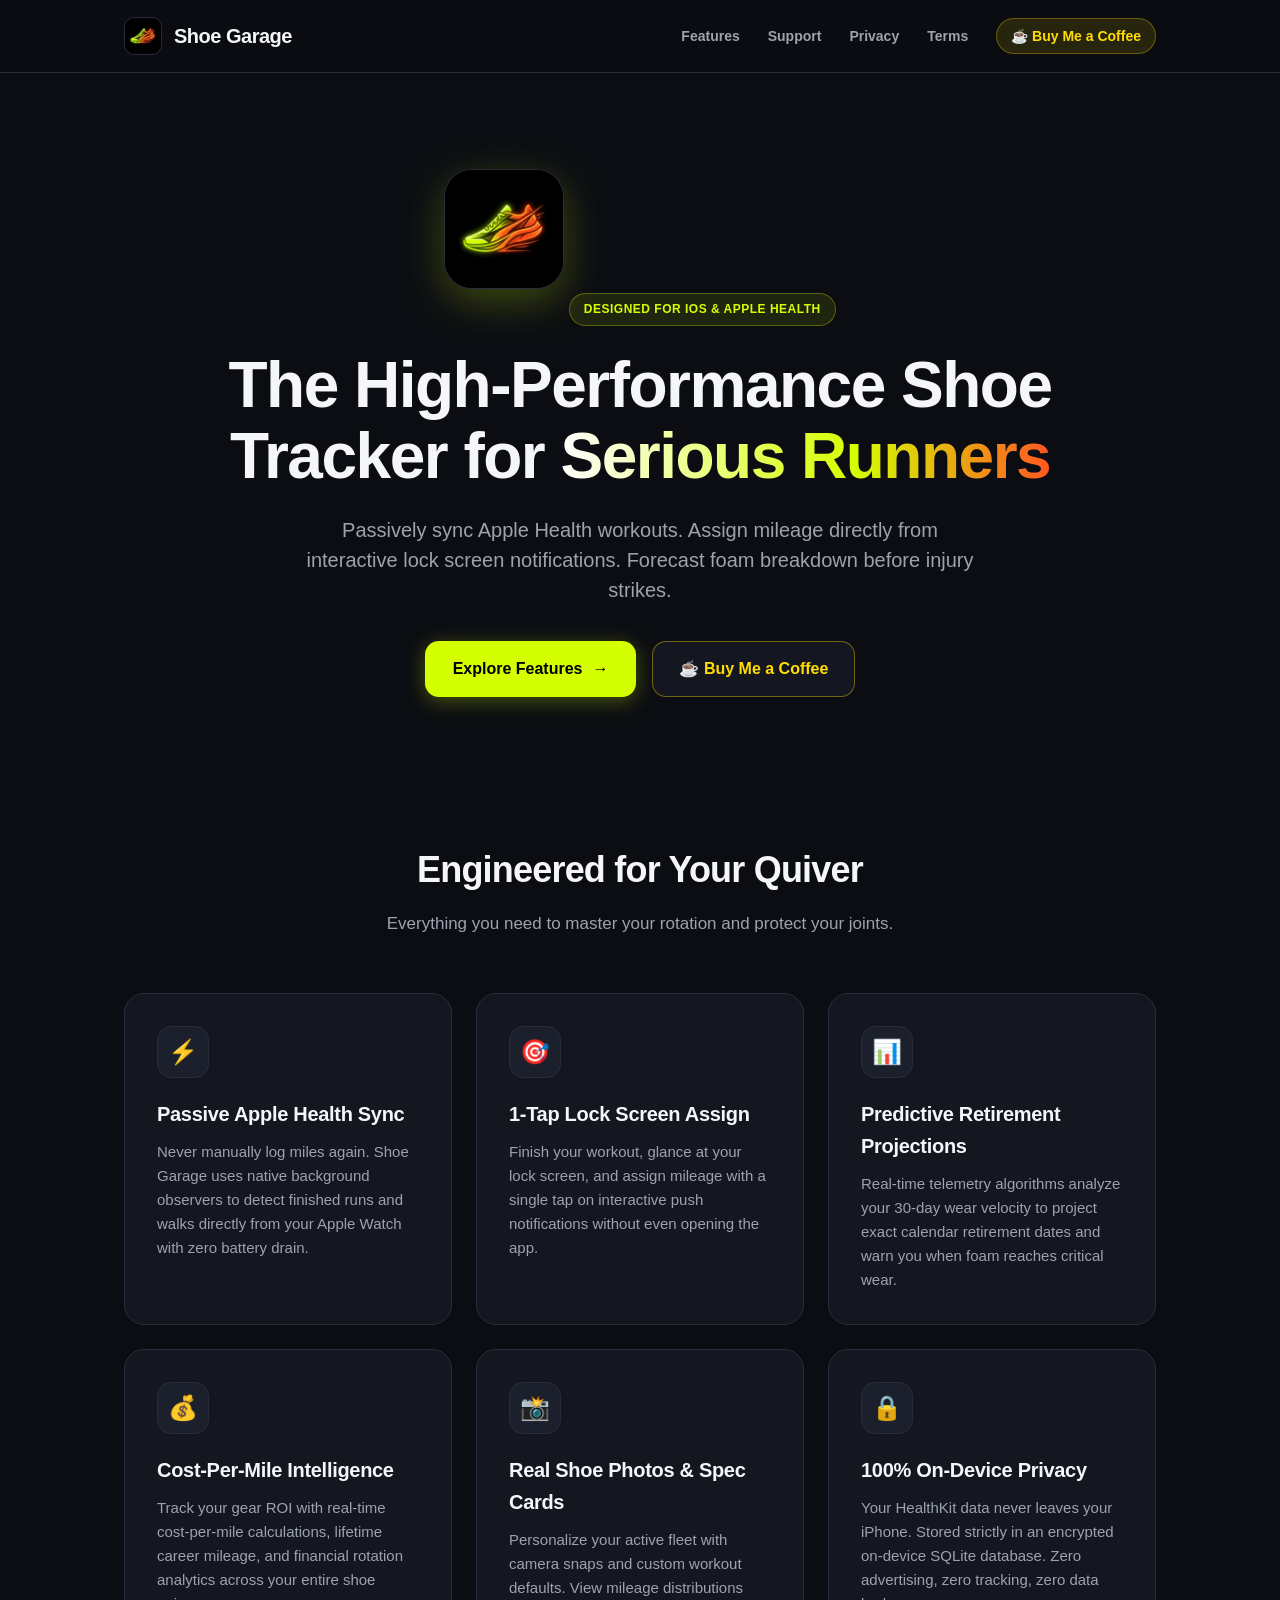
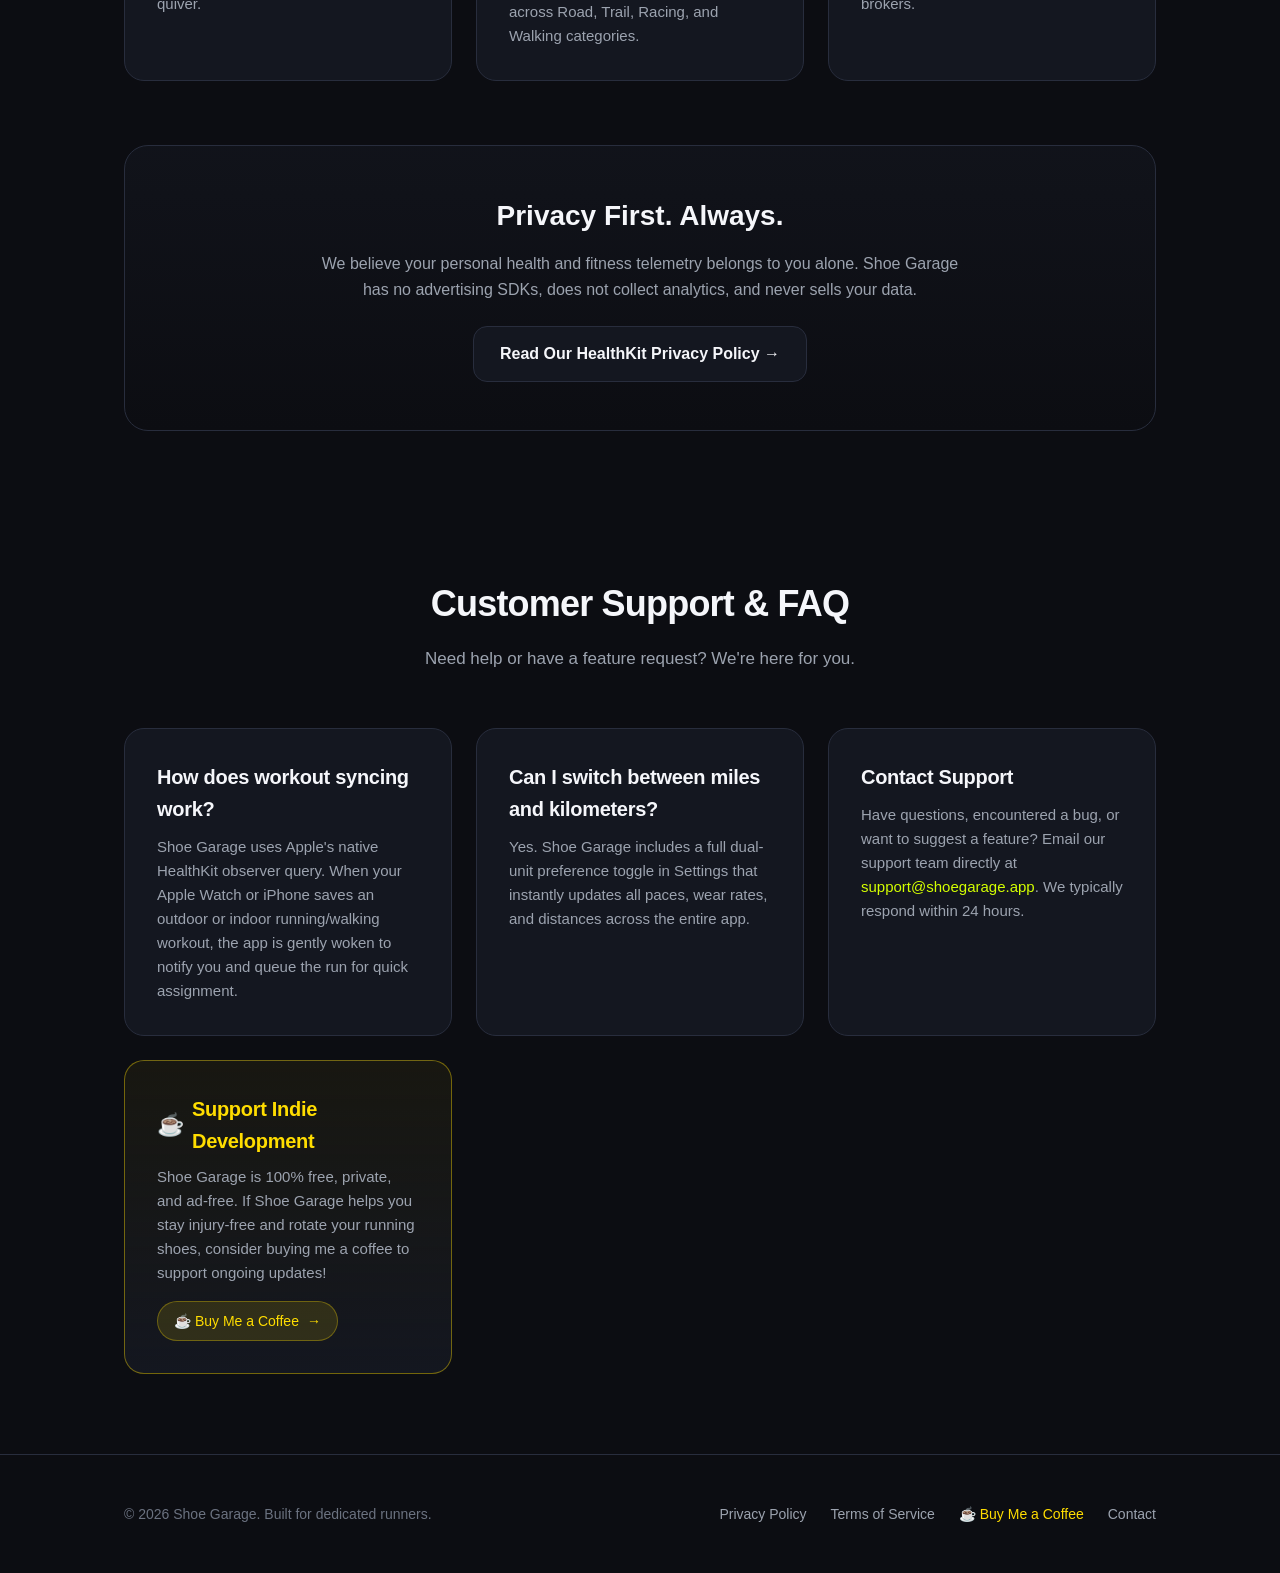
<file: docs/index.html>
<!DOCTYPE html>
<html lang="en">
<head>
  <meta charset="UTF-8">
  <meta name="viewport" content="width=device-width, initial-scale=1.0">
  <title>Shoe Garage — Shoe Mileage Tracker for Serious Runners</title>
  <meta name="description" content="Automatic Apple Health mileage tracking, lock screen workout assignment, and predictive retirement analytics for your running shoe rotation.">
  <link rel="stylesheet" href="style.css">
  <link rel="icon" href="data:image/svg+xml,<svg xmlns='http://www.w3.org/2000/svg' viewBox='0 0 100 100'><text y='.9em' font-size='90'>👟</text></svg>">
</head>
<body>

  <!-- Navigation -->
  <header>
    <div class="container nav">
      <a href="index.html" class="logo">
        <img src="app_icon.png" alt="Shoe Garage App Icon" style="width: 38px; height: 38px; border-radius: 10px; border: 1px solid var(--border);">
        <span>Shoe Garage</span>
      </a>
      <nav class="nav-links">
        <a href="#features">Features</a>
        <a href="#support">Support</a>
        <a href="privacy.html">Privacy</a>
        <a href="terms.html">Terms</a>
        <a href="https://buymeacoffee.com/milesbaack" target="_blank" rel="noopener" class="bmc-header-link">☕ Buy Me a Coffee</a>
      </nav>
    </div>
  </header>

  <!-- Hero Section -->
  <section class="hero">
    <div class="container">
      <img src="app_icon.png" alt="Shoe Garage App Icon" style="width: 120px; height: 120px; border-radius: 28px; box-shadow: 0 12px 40px rgba(212, 255, 0, 0.25); border: 1px solid var(--border); margin-bottom: 24px;">
      <div class="badge">Designed for iOS & Apple Health</div>
      <h1>The High-Performance Shoe Tracker for <span class="gradient">Serious Runners</span></h1>
      <p>Passively sync Apple Health workouts. Assign mileage directly from interactive lock screen notifications. Forecast foam breakdown before injury strikes.</p>
      
      <div class="cta-group">
        <a href="#features" class="btn-primary">
          <span>Explore Features</span>
          <span>→</span>
        </a>
        <a href="https://buymeacoffee.com/milesbaack" target="_blank" rel="noopener" class="btn-secondary" style="border-color: rgba(255, 221, 0, 0.4); color: #FFDD00;">
          <span>☕ Buy Me a Coffee</span>
        </a>
      </div>
    </div>
  </section>

  <!-- Features Grid -->
  <section id="features" class="features">
    <div class="container">
      <div class="section-header">
        <h2>Engineered for Your Quiver</h2>
        <p>Everything you need to master your rotation and protect your joints.</p>
      </div>

      <div class="grid">
        <div class="card">
          <div class="card-icon">⚡</div>
          <h3>Passive Apple Health Sync</h3>
          <p>Never manually log miles again. Shoe Garage uses native background observers to detect finished runs and walks directly from your Apple Watch with zero battery drain.</p>
        </div>

        <div class="card">
          <div class="card-icon">🎯</div>
          <h3>1-Tap Lock Screen Assign</h3>
          <p>Finish your workout, glance at your lock screen, and assign mileage with a single tap on interactive push notifications without even opening the app.</p>
        </div>

        <div class="card">
          <div class="card-icon">📊</div>
          <h3>Predictive Retirement Projections</h3>
          <p>Real-time telemetry algorithms analyze your 30-day wear velocity to project exact calendar retirement dates and warn you when foam reaches critical wear.</p>
        </div>

        <div class="card">
          <div class="card-icon">💰</div>
          <h3>Cost-Per-Mile Intelligence</h3>
          <p>Track your gear ROI with real-time cost-per-mile calculations, lifetime career mileage, and financial rotation analytics across your entire shoe quiver.</p>
        </div>

        <div class="card">
          <div class="card-icon">📸</div>
          <h3>Real Shoe Photos & Spec Cards</h3>
          <p>Personalize your active fleet with camera snaps and custom workout defaults. View mileage distributions across Road, Trail, Racing, and Walking categories.</p>
        </div>

        <div class="card">
          <div class="card-icon">🔒</div>
          <h3>100% On-Device Privacy</h3>
          <p>Your HealthKit data never leaves your iPhone. Stored strictly in an encrypted on-device SQLite database. Zero advertising, zero tracking, zero data brokers.</p>
        </div>
      </div>

      <!-- Privacy Banner -->
      <div class="privacy-banner">
        <h2>Privacy First. Always.</h2>
        <p>We believe your personal health and fitness telemetry belongs to you alone. Shoe Garage has no advertising SDKs, does not collect analytics, and never sells your data.</p>
        <a href="privacy.html" class="btn-secondary">Read Our HealthKit Privacy Policy →</a>
      </div>

    </div>
  </section>

  <!-- Support Section -->
  <section id="support" class="features" style="padding-top: 0;">
    <div class="container">
      <div class="section-header">
        <h2>Customer Support & FAQ</h2>
        <p>Need help or have a feature request? We're here for you.</p>
      </div>

      <div class="grid">
        <div class="card">
          <h3>How does workout syncing work?</h3>
          <p>Shoe Garage uses Apple's native HealthKit observer query. When your Apple Watch or iPhone saves an outdoor or indoor running/walking workout, the app is gently woken to notify you and queue the run for quick assignment.</p>
        </div>

        <div class="card">
          <h3>Can I switch between miles and kilometers?</h3>
          <p>Yes. Shoe Garage includes a full dual-unit preference toggle in Settings that instantly updates all paces, wear rates, and distances across the entire app.</p>
        </div>

        <div class="card">
          <h3>Contact Support</h3>
          <p>Have questions, encountered a bug, or want to suggest a feature? Email our support team directly at <a href="mailto:support@shoegarage.app">support@shoegarage.app</a>. We typically respond within 24 hours.</p>
        </div>

        <div class="card" style="border: 1px solid rgba(255, 221, 0, 0.4); background: linear-gradient(180deg, rgba(255, 221, 0, 0.05) 0%, var(--card-bg) 100%);">
          <div style="display: flex; align-items: center; gap: 8px; margin-bottom: 8px;">
            <span style="font-size: 22px;">☕</span>
            <h3 style="margin-bottom: 0; color: #FFDD00;">Support Indie Development</h3>
          </div>
          <p>Shoe Garage is 100% free, private, and ad-free. If Shoe Garage helps you stay injury-free and rotate your running shoes, consider buying me a coffee to support ongoing updates!</p>
          <div style="margin-top: 16px;">
            <a href="https://buymeacoffee.com/milesbaack" target="_blank" rel="noopener" class="bmc-header-link" style="display: inline-flex; align-items: center; gap: 8px; font-size: 14px; padding: 8px 16px;">
              <span>☕ Buy Me a Coffee</span>
              <span>→</span>
            </a>
          </div>
        </div>
      </div>
    </div>
  </section>

  <!-- Footer -->
  <footer>
    <div class="container footer-inner">
      <div>© 2026 Shoe Garage. Built for dedicated runners.</div>
      <div class="footer-links">
        <a href="privacy.html">Privacy Policy</a>
        <a href="terms.html">Terms of Service</a>
        <a href="https://buymeacoffee.com/milesbaack" target="_blank" rel="noopener" style="color: #FFDD00;">☕ Buy Me a Coffee</a>
        <a href="mailto:support@shoegarage.app">Contact</a>
      </div>
    </div>
  </footer>

</body>
</html>
</file>
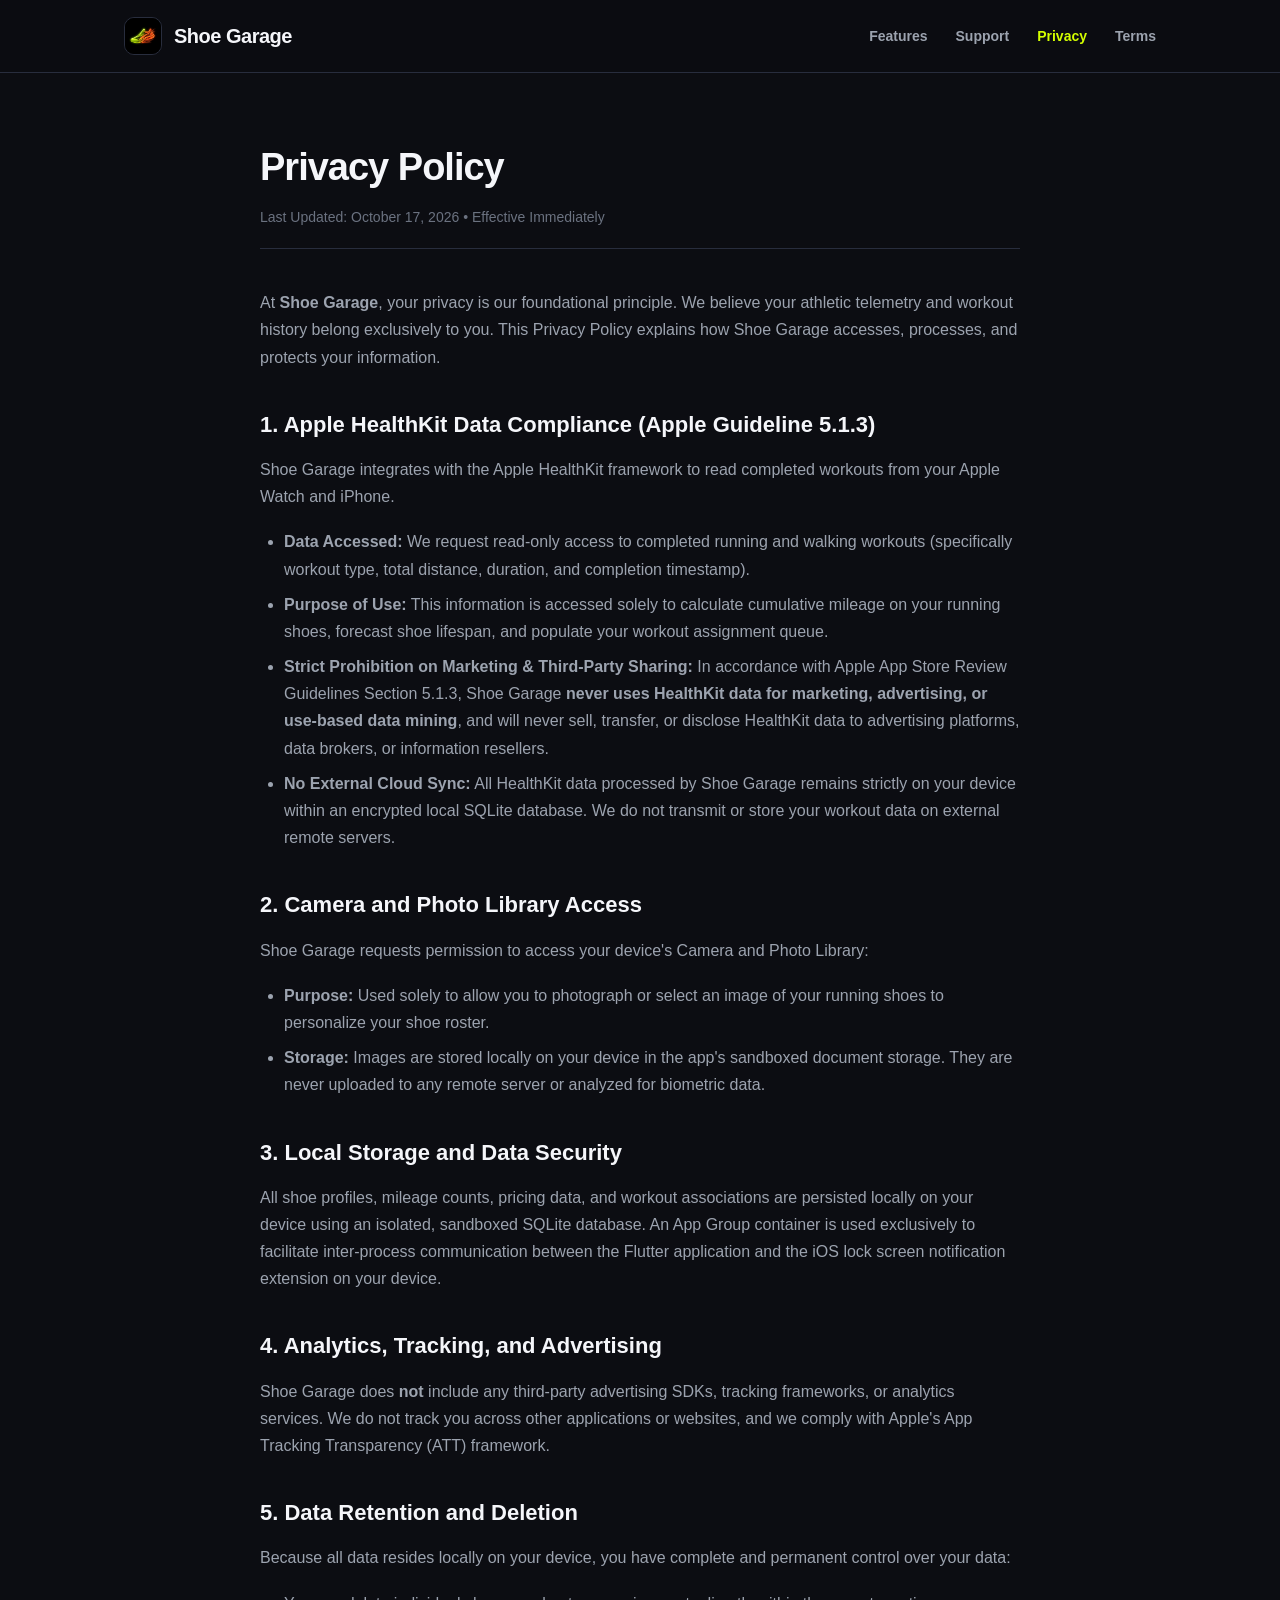
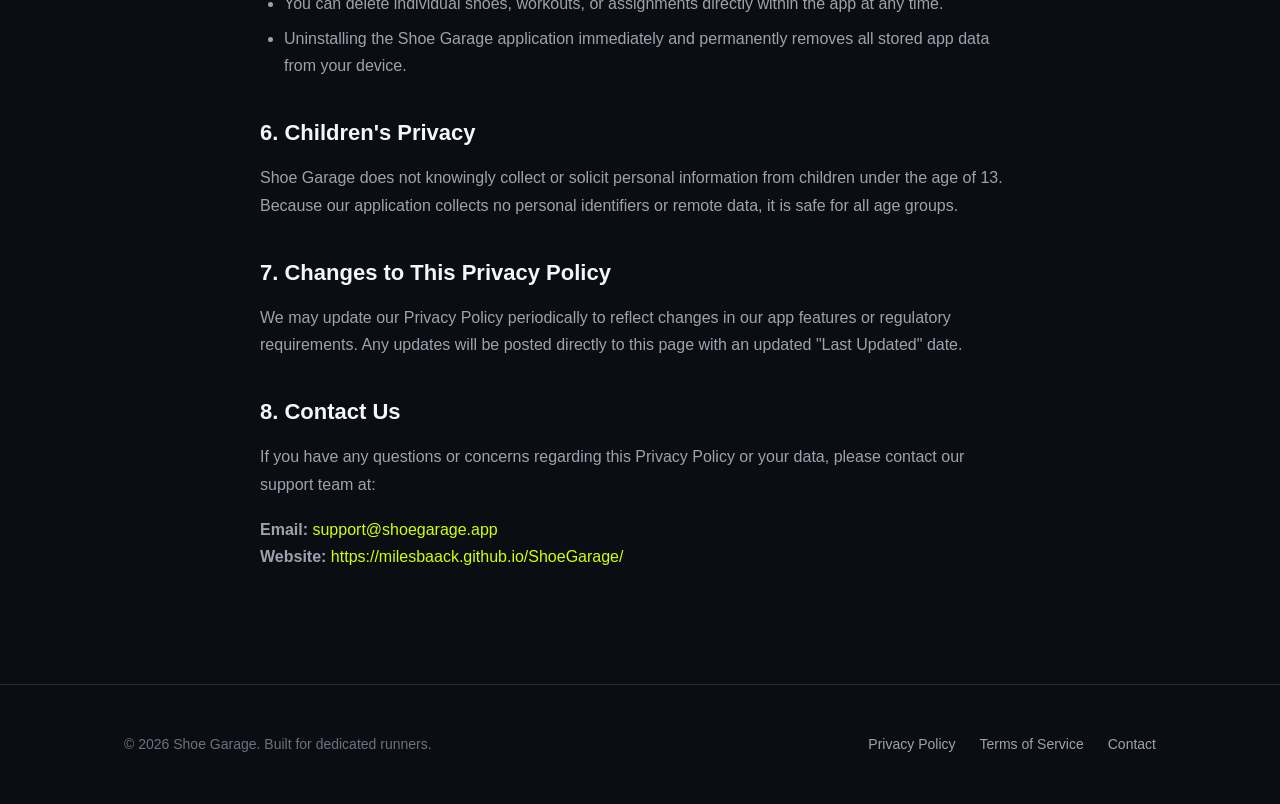
<file: docs/privacy.html>
<!DOCTYPE html>
<html lang="en">
<head>
  <meta charset="UTF-8">
  <meta name="viewport" content="width=device-width, initial-scale=1.0">
  <title>Privacy Policy — Shoe Garage</title>
  <link rel="stylesheet" href="style.css">
  <link rel="icon" href="data:image/svg+xml,<svg xmlns='http://www.w3.org/2000/svg' viewBox='0 0 100 100'><text y='.9em' font-size='90'>👟</text></svg>">
</head>
<body>

  <!-- Navigation -->
  <header>
    <div class="container nav">
      <a href="index.html" class="logo">
        <img src="app_icon.png" alt="Shoe Garage App Icon" style="width: 38px; height: 38px; border-radius: 10px; border: 1px solid var(--border);">
        <span>Shoe Garage</span>
      </a>
      <nav class="nav-links">
        <a href="index.html#features">Features</a>
        <a href="index.html#support">Support</a>
        <a href="privacy.html" style="color: var(--volt);">Privacy</a>
        <a href="terms.html">Terms</a>
      </nav>
    </div>
  </header>

  <!-- Content -->
  <main class="container doc-content">
    <h1>Privacy Policy</h1>
    <div class="doc-meta">Last Updated: October 17, 2026 • Effective Immediately</div>

    <p>At <strong>Shoe Garage</strong>, your privacy is our foundational principle. We believe your athletic telemetry and workout history belong exclusively to you. This Privacy Policy explains how Shoe Garage accesses, processes, and protects your information.</p>

    <h2>1. Apple HealthKit Data Compliance (Apple Guideline 5.1.3)</h2>
    <p>Shoe Garage integrates with the Apple HealthKit framework to read completed workouts from your Apple Watch and iPhone.</p>
    <ul>
      <li><strong>Data Accessed:</strong> We request read-only access to completed running and walking workouts (specifically workout type, total distance, duration, and completion timestamp).</li>
      <li><strong>Purpose of Use:</strong> This information is accessed solely to calculate cumulative mileage on your running shoes, forecast shoe lifespan, and populate your workout assignment queue.</li>
      <li><strong>Strict Prohibition on Marketing & Third-Party Sharing:</strong> In accordance with Apple App Store Review Guidelines Section 5.1.3, Shoe Garage <strong>never uses HealthKit data for marketing, advertising, or use-based data mining</strong>, and will never sell, transfer, or disclose HealthKit data to advertising platforms, data brokers, or information resellers.</li>
      <li><strong>No External Cloud Sync:</strong> All HealthKit data processed by Shoe Garage remains strictly on your device within an encrypted local SQLite database. We do not transmit or store your workout data on external remote servers.</li>
    </ul>

    <h2>2. Camera and Photo Library Access</h2>
    <p>Shoe Garage requests permission to access your device's Camera and Photo Library:</p>
    <ul>
      <li><strong>Purpose:</strong> Used solely to allow you to photograph or select an image of your running shoes to personalize your shoe roster.</li>
      <li><strong>Storage:</strong> Images are stored locally on your device in the app's sandboxed document storage. They are never uploaded to any remote server or analyzed for biometric data.</li>
    </ul>

    <h2>3. Local Storage and Data Security</h2>
    <p>All shoe profiles, mileage counts, pricing data, and workout associations are persisted locally on your device using an isolated, sandboxed SQLite database. An App Group container is used exclusively to facilitate inter-process communication between the Flutter application and the iOS lock screen notification extension on your device.</p>

    <h2>4. Analytics, Tracking, and Advertising</h2>
    <p>Shoe Garage does <strong>not</strong> include any third-party advertising SDKs, tracking frameworks, or analytics services. We do not track you across other applications or websites, and we comply with Apple's App Tracking Transparency (ATT) framework.</p>

    <h2>5. Data Retention and Deletion</h2>
    <p>Because all data resides locally on your device, you have complete and permanent control over your data:</p>
    <ul>
      <li>You can delete individual shoes, workouts, or assignments directly within the app at any time.</li>
      <li>Uninstalling the Shoe Garage application immediately and permanently removes all stored app data from your device.</li>
    </ul>

    <h2>6. Children's Privacy</h2>
    <p>Shoe Garage does not knowingly collect or solicit personal information from children under the age of 13. Because our application collects no personal identifiers or remote data, it is safe for all age groups.</p>

    <h2>7. Changes to This Privacy Policy</h2>
    <p>We may update our Privacy Policy periodically to reflect changes in our app features or regulatory requirements. Any updates will be posted directly to this page with an updated "Last Updated" date.</p>

    <h2>8. Contact Us</h2>
    <p>If you have any questions or concerns regarding this Privacy Policy or your data, please contact our support team at:</p>
    <p><strong>Email:</strong> <a href="mailto:support@shoegarage.app">support@shoegarage.app</a><br>
    <strong>Website:</strong> <a href="https://milesbaack.github.io/ShoeGarage/">https://milesbaack.github.io/ShoeGarage/</a></p>
  </main>

  <!-- Footer -->
  <footer>
    <div class="container footer-inner">
      <div>© 2026 Shoe Garage. Built for dedicated runners.</div>
      <div class="footer-links">
        <a href="privacy.html">Privacy Policy</a>
        <a href="terms.html">Terms of Service</a>
        <a href="mailto:support@shoegarage.app">Contact</a>
      </div>
    </div>
  </footer>

</body>
</html>
</file>
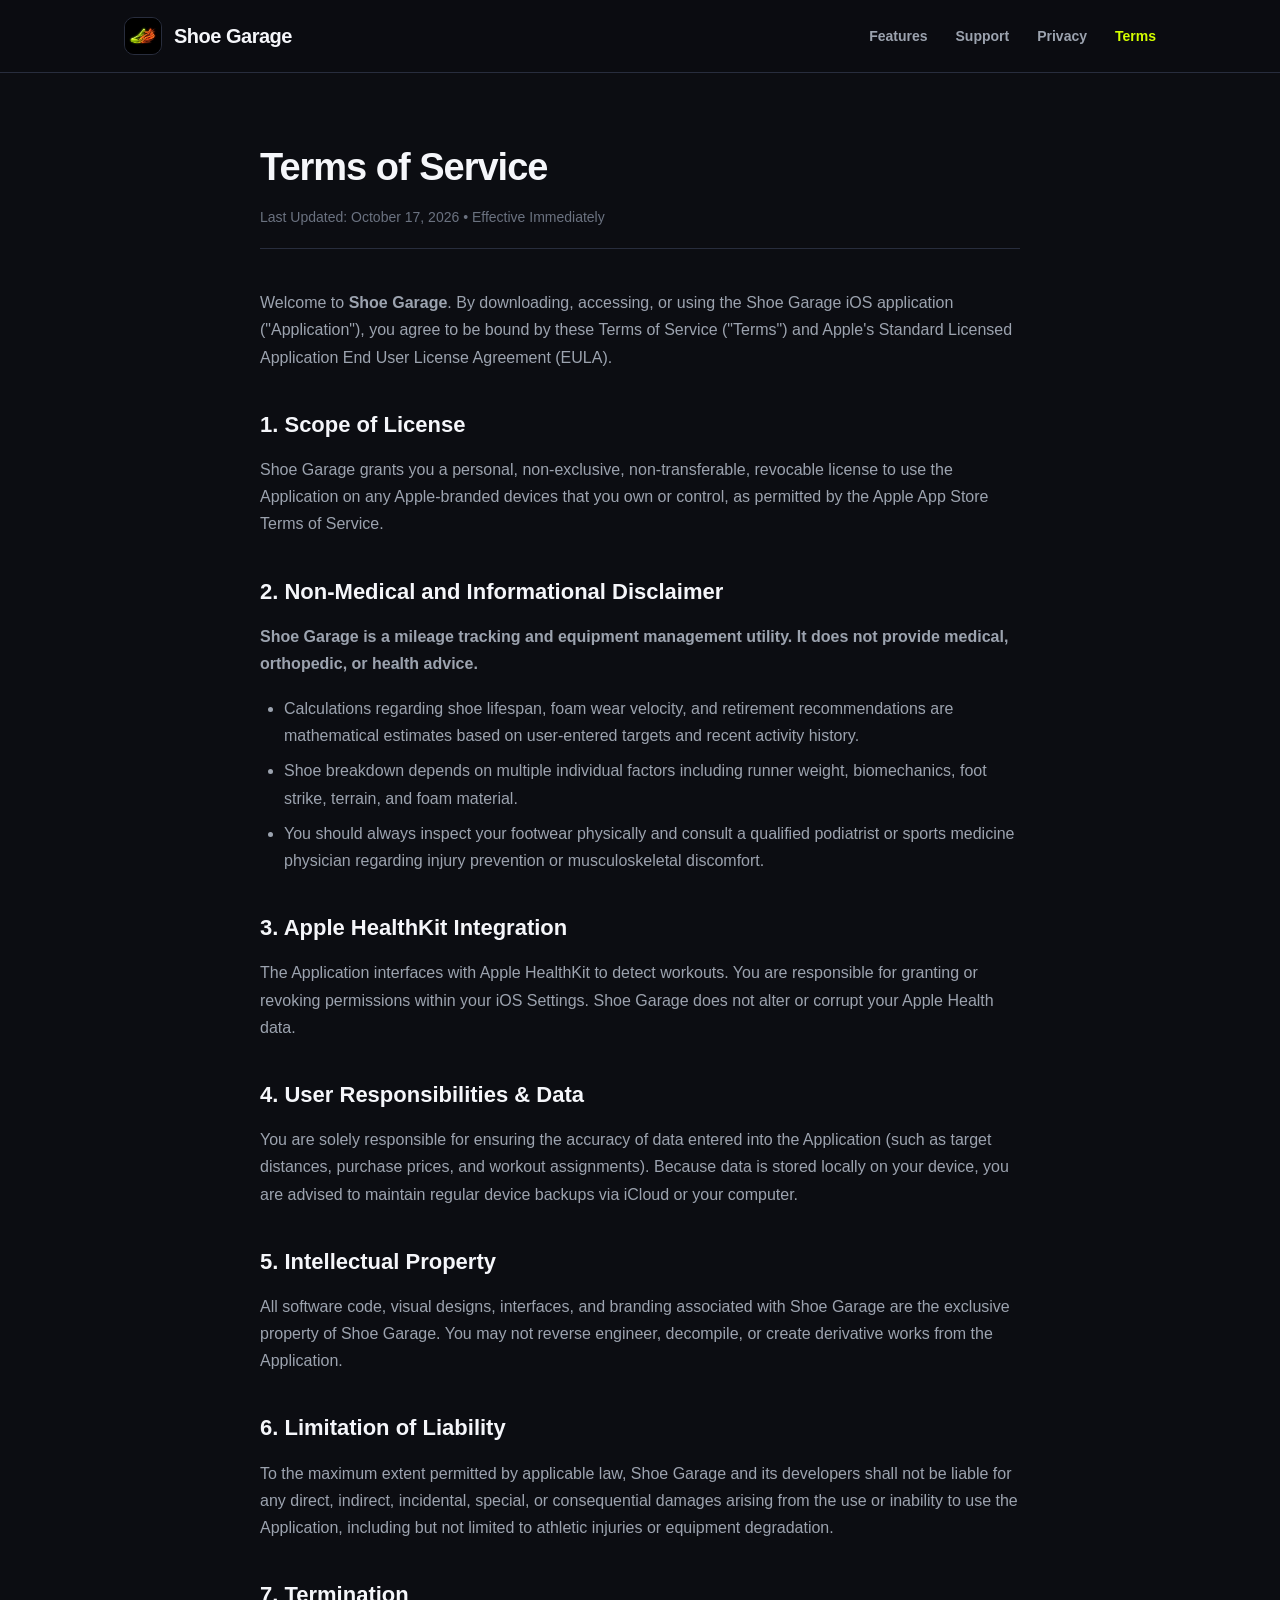
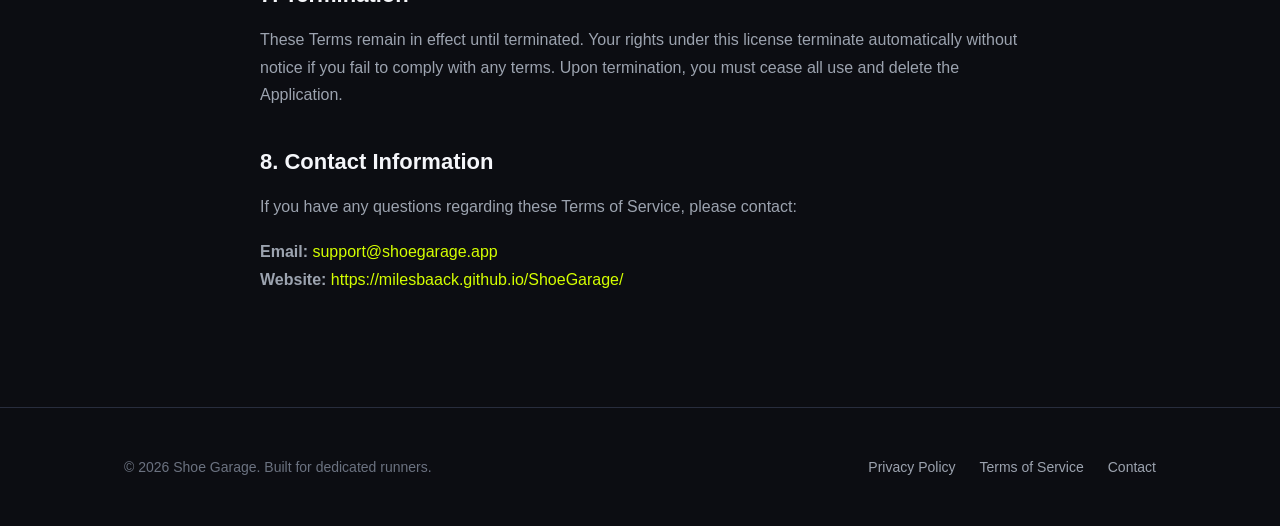
<file: docs/terms.html>
<!DOCTYPE html>
<html lang="en">
<head>
  <meta charset="UTF-8">
  <meta name="viewport" content="width=device-width, initial-scale=1.0">
  <title>Terms of Service — Shoe Garage</title>
  <link rel="stylesheet" href="style.css">
  <link rel="icon" href="data:image/svg+xml,<svg xmlns='http://www.w3.org/2000/svg' viewBox='0 0 100 100'><text y='.9em' font-size='90'>👟</text></svg>">
</head>
<body>

  <!-- Navigation -->
  <header>
    <div class="container nav">
      <a href="index.html" class="logo">
        <img src="app_icon.png" alt="Shoe Garage App Icon" style="width: 38px; height: 38px; border-radius: 10px; border: 1px solid var(--border);">
        <span>Shoe Garage</span>
      </a>
      <nav class="nav-links">
        <a href="index.html#features">Features</a>
        <a href="index.html#support">Support</a>
        <a href="privacy.html">Privacy</a>
        <a href="terms.html" style="color: var(--volt);">Terms</a>
      </nav>
    </div>
  </header>

  <!-- Content -->
  <main class="container doc-content">
    <h1>Terms of Service</h1>
    <div class="doc-meta">Last Updated: October 17, 2026 • Effective Immediately</div>

    <p>Welcome to <strong>Shoe Garage</strong>. By downloading, accessing, or using the Shoe Garage iOS application ("Application"), you agree to be bound by these Terms of Service ("Terms") and Apple's Standard Licensed Application End User License Agreement (EULA).</p>

    <h2>1. Scope of License</h2>
    <p>Shoe Garage grants you a personal, non-exclusive, non-transferable, revocable license to use the Application on any Apple-branded devices that you own or control, as permitted by the Apple App Store Terms of Service.</p>

    <h2>2. Non-Medical and Informational Disclaimer</h2>
    <p><strong>Shoe Garage is a mileage tracking and equipment management utility. It does not provide medical, orthopedic, or health advice.</strong></p>
    <ul>
      <li>Calculations regarding shoe lifespan, foam wear velocity, and retirement recommendations are mathematical estimates based on user-entered targets and recent activity history.</li>
      <li>Shoe breakdown depends on multiple individual factors including runner weight, biomechanics, foot strike, terrain, and foam material.</li>
      <li>You should always inspect your footwear physically and consult a qualified podiatrist or sports medicine physician regarding injury prevention or musculoskeletal discomfort.</li>
    </ul>

    <h2>3. Apple HealthKit Integration</h2>
    <p>The Application interfaces with Apple HealthKit to detect workouts. You are responsible for granting or revoking permissions within your iOS Settings. Shoe Garage does not alter or corrupt your Apple Health data.</p>

    <h2>4. User Responsibilities & Data</h2>
    <p>You are solely responsible for ensuring the accuracy of data entered into the Application (such as target distances, purchase prices, and workout assignments). Because data is stored locally on your device, you are advised to maintain regular device backups via iCloud or your computer.</p>

    <h2>5. Intellectual Property</h2>
    <p>All software code, visual designs, interfaces, and branding associated with Shoe Garage are the exclusive property of Shoe Garage. You may not reverse engineer, decompile, or create derivative works from the Application.</p>

    <h2>6. Limitation of Liability</h2>
    <p>To the maximum extent permitted by applicable law, Shoe Garage and its developers shall not be liable for any direct, indirect, incidental, special, or consequential damages arising from the use or inability to use the Application, including but not limited to athletic injuries or equipment degradation.</p>

    <h2>7. Termination</h2>
    <p>These Terms remain in effect until terminated. Your rights under this license terminate automatically without notice if you fail to comply with any terms. Upon termination, you must cease all use and delete the Application.</p>

    <h2>8. Contact Information</h2>
    <p>If you have any questions regarding these Terms of Service, please contact:</p>
    <p><strong>Email:</strong> <a href="mailto:support@shoegarage.app">support@shoegarage.app</a><br>
    <strong>Website:</strong> <a href="https://milesbaack.github.io/ShoeGarage/">https://milesbaack.github.io/ShoeGarage/</a></p>
  </main>

  <!-- Footer -->
  <footer>
    <div class="container footer-inner">
      <div>© 2026 Shoe Garage. Built for dedicated runners.</div>
      <div class="footer-links">
        <a href="privacy.html">Privacy Policy</a>
        <a href="terms.html">Terms of Service</a>
        <a href="mailto:support@shoegarage.app">Contact</a>
      </div>
    </div>
  </footer>

</body>
</html>
</file>
<file: docs/style.css>
:root {
  --bg: #0C0D12;
  --card-bg: #141720;
  --card-elevated: #1C202C;
  --border: #282D3D;
  --volt: #D4FF00;
  --hyper-orange: #FF5722;
  --cyan: #00E5FF;
  --text-primary: #F5F6FA;
  --text-secondary: #9CA3AF;
  --text-muted: #6B7280;
  --font-sans: -apple-system, BlinkMacSystemFont, "SF Pro Display", "SF Pro Text", "Segoe UI", Roboto, Helvetica, Arial, sans-serif;
}

* {
  box-sizing: border-box;
  margin: 0;
  padding: 0;
}

body {
  background-color: var(--bg);
  color: var(--text-primary);
  font-family: var(--font-sans);
  line-height: 1.6;
  -webkit-font-smoothing: antialiased;
}

a {
  color: var(--volt);
  text-decoration: none;
  transition: opacity 0.2s;
}

a:hover {
  opacity: 0.8;
}

.container {
  max-width: 1080px;
  margin: 0 auto;
  padding: 0 24px;
}

/* Header & Nav */
header {
  border-bottom: 1px solid var(--border);
  position: sticky;
  top: 0;
  background-color: rgba(12, 13, 18, 0.85);
  backdrop-filter: blur(16px);
  -webkit-backdrop-filter: blur(16px);
  z-index: 100;
}

.nav {
  display: flex;
  justify-content: space-between;
  align-items: center;
  height: 72px;
}

.logo {
  display: flex;
  align-items: center;
  gap: 12px;
  font-weight: 800;
  font-size: 20px;
  letter-spacing: -0.5px;
  color: var(--text-primary);
}

.logo-badge {
  background: linear-gradient(135deg, var(--volt), var(--hyper-orange));
  color: #000;
  width: 34px;
  height: 34px;
  border-radius: 10px;
  display: flex;
  align-items: center;
  justify-content: center;
  font-size: 18px;
}

.nav-links {
  display: flex;
  gap: 28px;
  align-items: center;
}

.nav-links a {
  color: var(--text-secondary);
  font-size: 14px;
  font-weight: 600;
}

.nav-links a:hover {
  color: var(--text-primary);
}

.bmc-header-link {
  background: rgba(255, 221, 0, 0.12);
  color: #FFDD00 !important;
  border: 1px solid rgba(255, 221, 0, 0.3);
  padding: 6px 14px;
  border-radius: 999px;
  transition: all 0.2s ease;
}

.bmc-header-link:hover {
  background: #FFDD00 !important;
  color: #0C0D12 !important;
  transform: translateY(-1px);
}

/* Hero Section */
.hero {
  padding: 96px 0 64px;
  text-align: center;
}

.badge {
  display: inline-flex;
  align-items: center;
  gap: 8px;
  padding: 6px 14px;
  border-radius: 999px;
  background: rgba(212, 255, 0, 0.1);
  border: 1px solid rgba(212, 255, 0, 0.3);
  color: var(--volt);
  font-size: 12px;
  font-weight: 700;
  letter-spacing: 0.5px;
  text-transform: uppercase;
  margin-bottom: 24px;
}

.hero h1 {
  font-size: clamp(36px, 6vw, 64px);
  font-weight: 900;
  line-height: 1.1;
  letter-spacing: -1.5px;
  margin-bottom: 24px;
  max-width: 840px;
  margin-left: auto;
  margin-right: auto;
}

.hero h1 span.gradient {
  background: linear-gradient(90deg, #FFFFFF 0%, var(--volt) 60%, var(--hyper-orange) 100%);
  -webkit-background-clip: text;
  -webkit-text-fill-color: transparent;
}

.hero p {
  font-size: clamp(16px, 2.5vw, 20px);
  color: var(--text-secondary);
  max-width: 680px;
  margin: 0 auto 36px;
  line-height: 1.5;
}

.cta-group {
  display: flex;
  justify-content: center;
  gap: 16px;
  flex-wrap: wrap;
}

.btn-primary {
  background: var(--volt);
  color: #000;
  font-weight: 800;
  font-size: 16px;
  padding: 14px 28px;
  border-radius: 14px;
  display: inline-flex;
  align-items: center;
  gap: 10px;
  transition: transform 0.15s, box-shadow 0.15s;
  box-shadow: 0 4px 20px rgba(212, 255, 0, 0.3);
}

.btn-primary:hover {
  transform: translateY(-2px);
  box-shadow: 0 6px 28px rgba(212, 255, 0, 0.45);
}

.btn-secondary {
  background: var(--card-bg);
  color: var(--text-primary);
  font-weight: 700;
  font-size: 16px;
  padding: 14px 26px;
  border-radius: 14px;
  border: 1px solid var(--border);
  display: inline-flex;
  align-items: center;
  gap: 8px;
  transition: background-color 0.15s;
}

.btn-secondary:hover {
  background: var(--card-elevated);
}

/* Feature Grid */
.features {
  padding: 80px 0;
}

.section-header {
  text-align: center;
  margin-bottom: 56px;
}

.section-header h2 {
  font-size: 36px;
  font-weight: 800;
  letter-spacing: -0.8px;
  margin-bottom: 12px;
}

.section-header p {
  color: var(--text-secondary);
  font-size: 17px;
}

.grid {
  display: grid;
  grid-template-columns: repeat(auto-fit, minmax(320px, 1fr));
  gap: 24px;
}

.card {
  background: var(--card-bg);
  border: 1px solid var(--border);
  border-radius: 20px;
  padding: 32px;
  transition: border-color 0.2s, transform 0.2s;
}

.card:hover {
  border-color: rgba(212, 255, 0, 0.4);
  transform: translateY(-3px);
}

.card-icon {
  width: 52px;
  height: 52px;
  border-radius: 14px;
  background: var(--card-elevated);
  border: 1px solid var(--border);
  display: flex;
  align-items: center;
  justify-content: center;
  font-size: 24px;
  margin-bottom: 20px;
  color: var(--volt);
}

.card h3 {
  font-size: 20px;
  font-weight: 800;
  margin-bottom: 10px;
  letter-spacing: -0.3px;
}

.card p {
  color: var(--text-secondary);
  font-size: 15px;
  line-height: 1.6;
}

/* Privacy Callout */
.privacy-banner {
  background: linear-gradient(180deg, rgba(20, 23, 32, 0.6) 0%, rgba(12, 13, 18, 0.9) 100%);
  border: 1px solid var(--border);
  border-radius: 24px;
  padding: 48px;
  text-align: center;
  margin: 64px 0;
}

.privacy-banner h2 {
  font-size: 28px;
  font-weight: 800;
  margin-bottom: 12px;
}

.privacy-banner p {
  color: var(--text-secondary);
  max-width: 640px;
  margin: 0 auto 24px;
  font-size: 16px;
}

/* Legal / Doc Pages */
.doc-content {
  padding: 64px 0 96px;
  max-width: 760px;
  margin: 0 auto;
}

.doc-content h1 {
  font-size: 38px;
  font-weight: 900;
  letter-spacing: -1px;
  margin-bottom: 8px;
}

.doc-meta {
  color: var(--text-muted);
  font-size: 14px;
  margin-bottom: 40px;
  padding-bottom: 20px;
  border-bottom: 1px solid var(--border);
}

.doc-content h2 {
  font-size: 22px;
  font-weight: 800;
  margin: 36px 0 14px;
  color: var(--text-primary);
}

.doc-content p, .doc-content ul {
  color: var(--text-secondary);
  font-size: 16px;
  line-height: 1.7;
  margin-bottom: 18px;
}

.doc-content ul {
  padding-left: 24px;
}

.doc-content li {
  margin-bottom: 8px;
}

/* Footer */
footer {
  border-top: 1px solid var(--border);
  padding: 48px 0;
  color: var(--text-muted);
  font-size: 14px;
}

.footer-inner {
  display: flex;
  justify-content: space-between;
  align-items: center;
  flex-wrap: wrap;
  gap: 20px;
}

.footer-links {
  display: flex;
  gap: 24px;
}

.footer-links a {
  color: var(--text-secondary);
}

@media (max-width: 640px) {
  .nav-links {
    gap: 16px;
  }
  .grid {
    grid-template-columns: 1fr;
  }
  .privacy-banner {
    padding: 32px 20px;
  }
}
</file>
